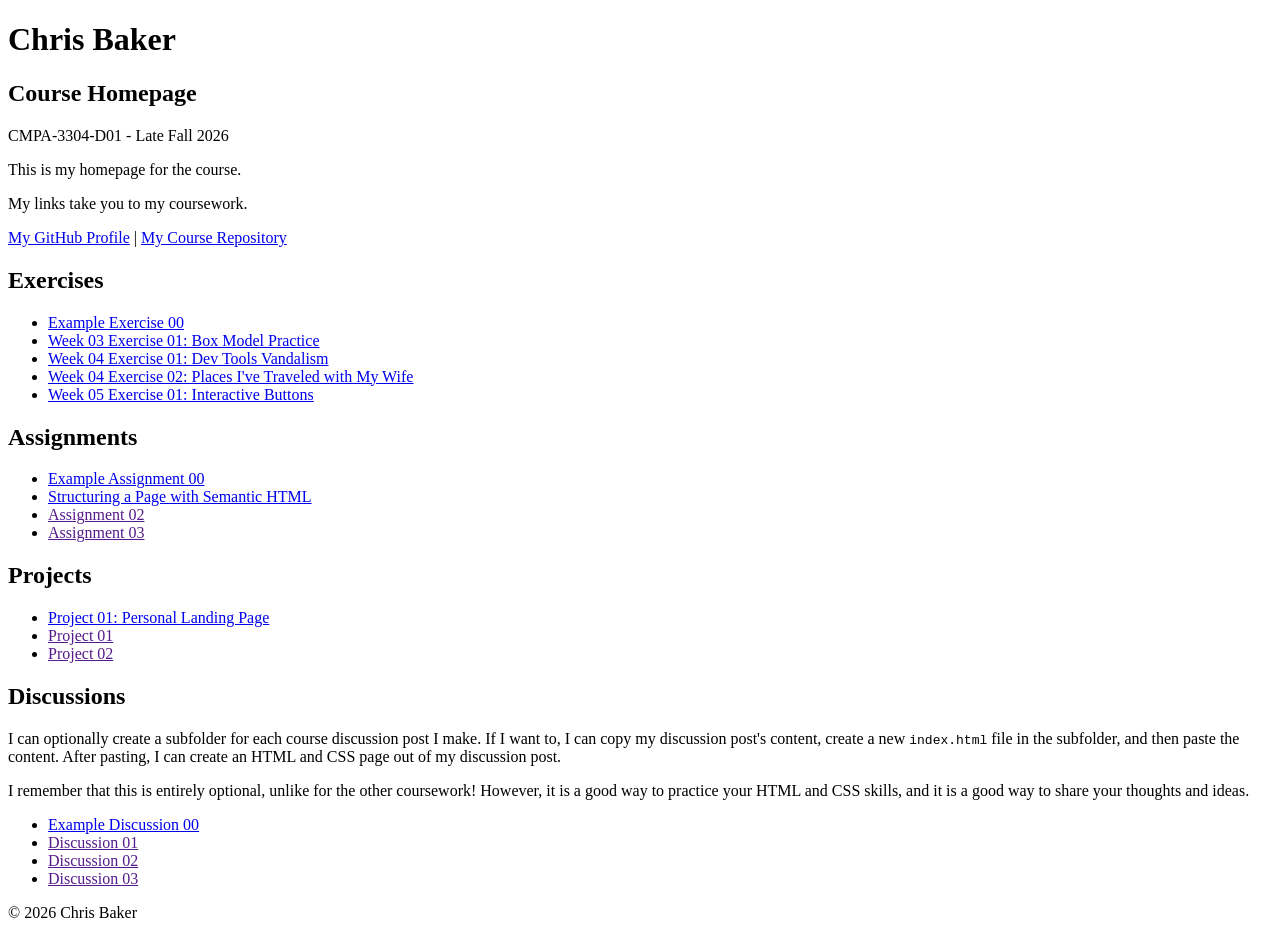
<file: index.html>
<!DOCTYPE html>

<!--

INSTRUCTIONS: HOW TO CHANGE THIS PAGE:

1. Change "Student Name" in the title above to your real name.

2. Change "Your Name" in the big heading below to your real name.

3. Change "your-username" to your real GitHub username in both links.

4. Change "your-repo-name" to the name of this repository.

5. Change "Course Name" to the name of your class.

6. Change "Semester Year" to match when you are taking this class.

7. Add links to your work:
    - Find the words that say "Exercise 01", "Assignment 01", etc.
    - Between the quote marks in href="", put the relative link to your work in the subfolder. You can simply link to the subfolder name. Take a look at the example folders and links to see how to do this.
    - For work not yet started/completed, you can leave the href="" blank until you are ready.
    - Change the words "Exercise 01" to match the name of the exercise. Do the same for assignments and projects. If you add your discussion posts, do the same for them.
    - Do this for each piece of work you finish.

8. You can add more links by copying a whole line like this:
    <li><a href="">New Work Name</a></li>
    Then paste it below the last one in that section.

9. Save your changes and push to GitHub when you are done. Remember you can use GitHub Desktop to help you with this.

Remember: During the course, if you want, you can style your homepage to introduce your own style and aesthetics. To start, keep this page simple and plain. This is just a template to get you started. Embrace the handcrafted approach to web design and development: change things to make them your own.

Remember: You must have a GitHub account, a new GitHub repository for this course, and this file (index.html) in that repository. 

Remember: You must create subfolders for each piece of coursework as the semester progresses.

-->

<html lang="en">
    <head>
        <meta charset="UTF-8" />
        <title>Course Homepage template</title>
        <meta charset="UTF-8" />
        <meta name="viewport" content="width=device-width, initial-scale=1.0" />
        <title>Chris Baker - Course Homepage</title>
    </head>

    <body>
        <header>
            <h1>Chris Baker</h1>
            <h2>Course Homepage</h2>
            <p>CMPA-3304-D01 - Late Fall 2026</p>
            <p>This is my homepage for the course.</p>
            <p>My links take you to my coursework.</p>
            <nav>
                <a href="https://github.com/cbaker8318">My GitHub Profile</a>
                |
                <a href="https://github.com/cbaker8318/course-portfolio">
                    My Course Repository
                </a>
            </nav>
        </header>

        <main>
            <section>
                <h2>Exercises</h2>
                <ul>
                    <li>
                        <a href="example-exercise-00/">Example Exercise 00</a>
                    </li>
                    <li><a href="Week-03-exercise-01/">Week 03 Exercise 01: Box Model Practice</a></li>
                    <li><a href="week-04-exercise-01/">Week 04 Exercise 01: Dev Tools Vandalism</a></li>
                    <li><a href="week-04-exercise-02/">Week 04 Exercise 02: Places I've Traveled with My Wife</a></li>
                    <li><a href="week-05-exercise-01/">Week 05 Exercise 01: Interactive Buttons</a></li>

                </ul>
            </section>

            <section>
                <h2>Assignments</h2>
                <ul>
                    <li>
                        <a href="example-assignment-00/">
                            Example Assignment 00
                        </a>
                    </li>
                    <li><a href="assignment-01/">Structuring a Page with Semantic HTML</a></li>
                    <li><a href="">Assignment 02</a></li>
                    <li><a href="">Assignment 03</a></li>
                </ul>
            </section>

            <section>
                <h2>Projects</h2>
                <ul>
                    <li><a href="project-01/">Project 01: Personal Landing Page</a></li>
                    <li><a href="">Project 01</a></li>
                    <li><a href="">Project 02</a></li>
                </ul>
            </section>

            <section>
                <h2>Discussions</h2>
                <p>
                    I can optionally create a subfolder for each course
                    discussion post I make. If I want to, I can copy my
                    discussion post's content, create a new
                    <code>index.html</code>
                    file in the subfolder, and then paste the content. After
                    pasting, I can create an HTML and CSS page out of my
                    discussion post.
                </p>
                <p>
                    I remember that this is entirely optional, unlike for the
                    other coursework! However, it is a good way to practice your
                    HTML and CSS skills, and it is a good way to share your
                    thoughts and ideas.
                </p>
                <ul>
                    <li>
                        <a href="example-discussion-00/">
                            Example Discussion 00
                        </a>
                    </li>
                    <li><a href="">Discussion 01</a></li>
                    <li><a href="">Discussion 02</a></li>
                    <li><a href="">Discussion 03</a></li>
                </ul>
            </section>
        </main>

        <footer>
            <p>&copy; 2026 Chris Baker</p>
        </footer>
    </body>
</html>
</file>
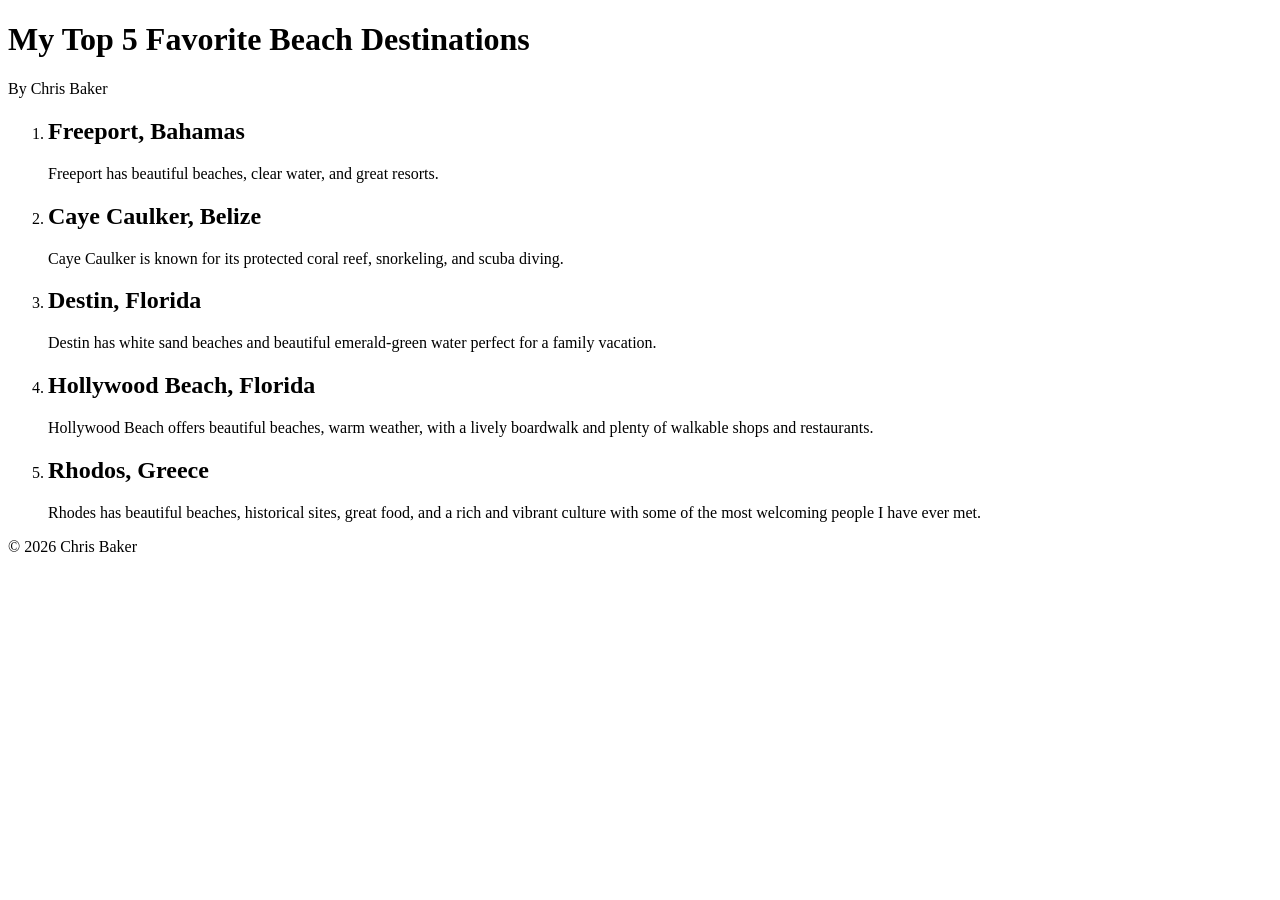
<file: assignment-01/index.html>
<!DOCTYPE html>
<html lang="en">
    <head>
        <meta charset="UTF-8" />
        <meta name="viewport" content="width=device-width, initial-scale=1.0" />
         <title>My Top 5 Beach Destinations</title>
</head>
<body>

    <header>
        <h1>My Top 5 Favorite Beach Destinations</h1>
        <p>By Chris Baker</p>
    </header>

    <main>
        <ol>
            <li>
                <h2>Freeport, Bahamas</h2>
                <p>Freeport has beautiful beaches,
                clear water, and great resorts.</p>
            </li>

            <li>
                <h2>Caye Caulker, Belize</h2>
                <p>Caye Caulker is known for its protected coral
                reef, snorkeling, and scuba diving.</p>
            </li>

            <li>
                <h2>Destin, Florida</h2>
                <p>Destin has white sand beaches
                and beautiful emerald-green water
                perfect for a family vacation.</p>
            </li>

            <li>
                <h2>Hollywood Beach, Florida</h2>
                <p>Hollywood Beach offers beautiful beaches,
                warm weather, with a lively boardwalk and plenty
                of walkable shops and restaurants.</p>
            </li>

            <li>
                <h2>Rhodos, Greece</h2>
                <p>Rhodes has beautiful beaches,
                historical sites, great food, and a rich and vibrant culture
                with some of the most welcoming people I have ever met.</p>
            </li>
        </ol>
    </main>

    <footer>
        <p>&copy; 2026 Chris Baker</p>
    </footer>

</body>
</html>
</file>
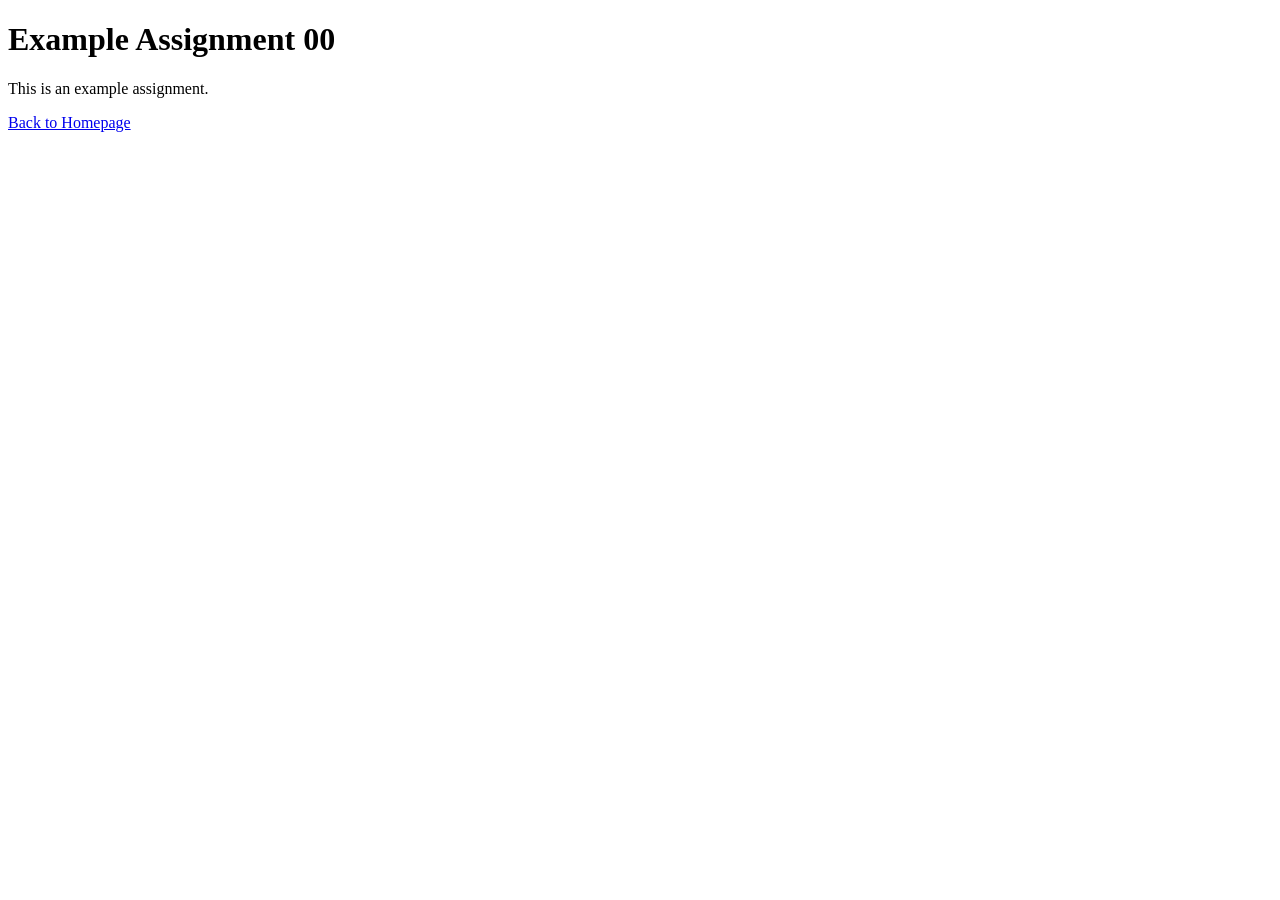
<file: example-assignment-00/index.html>
<!DOCTYPE html>
<html lang="en">
    <head>
        <meta charset="UTF-8" />
        <meta name="viewport" content="width=device-width, initial-scale=1.0" />
        <title>Example Assignment 00</title>
    </head>
    <body>
        <h1>Example Assignment 00</h1>
        <p>This is an example assignment.</p>
        <a href="../index.html">Back to Homepage</a>
    </body>
</html>
</file>
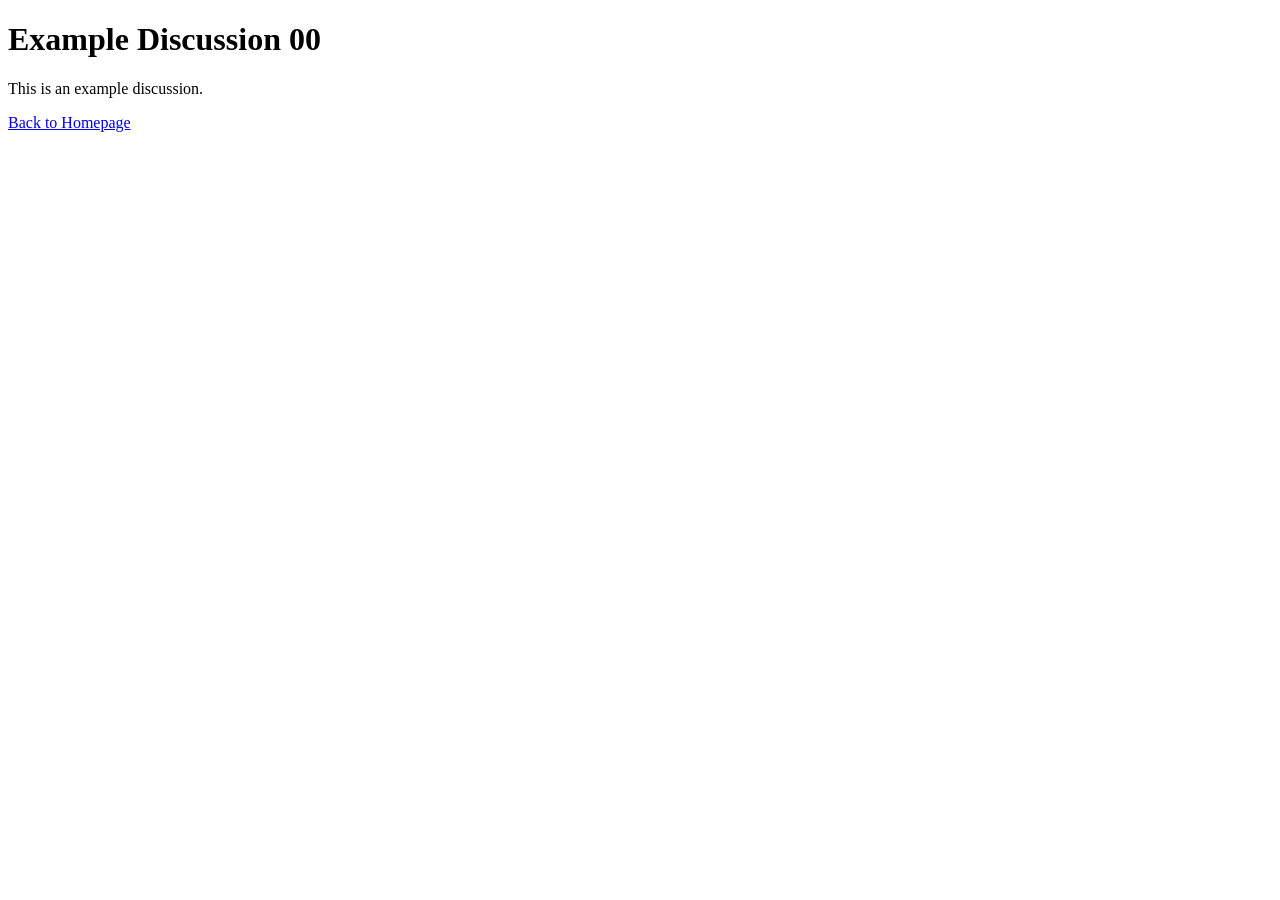
<file: example-discussion-00/index.html>
<!DOCTYPE html>
<html lang="en">
    <head>
        <meta charset="UTF-8" />
        <meta name="viewport" content="width=device-width, initial-scale=1.0" />
        <title>Example Discussion 00</title>
    </head>
    <body>
        <h1>Example Discussion 00</h1>
        <p>This is an example discussion.</p>
        <a href="../index.html">Back to Homepage</a>
    </body>
</html>
</file>
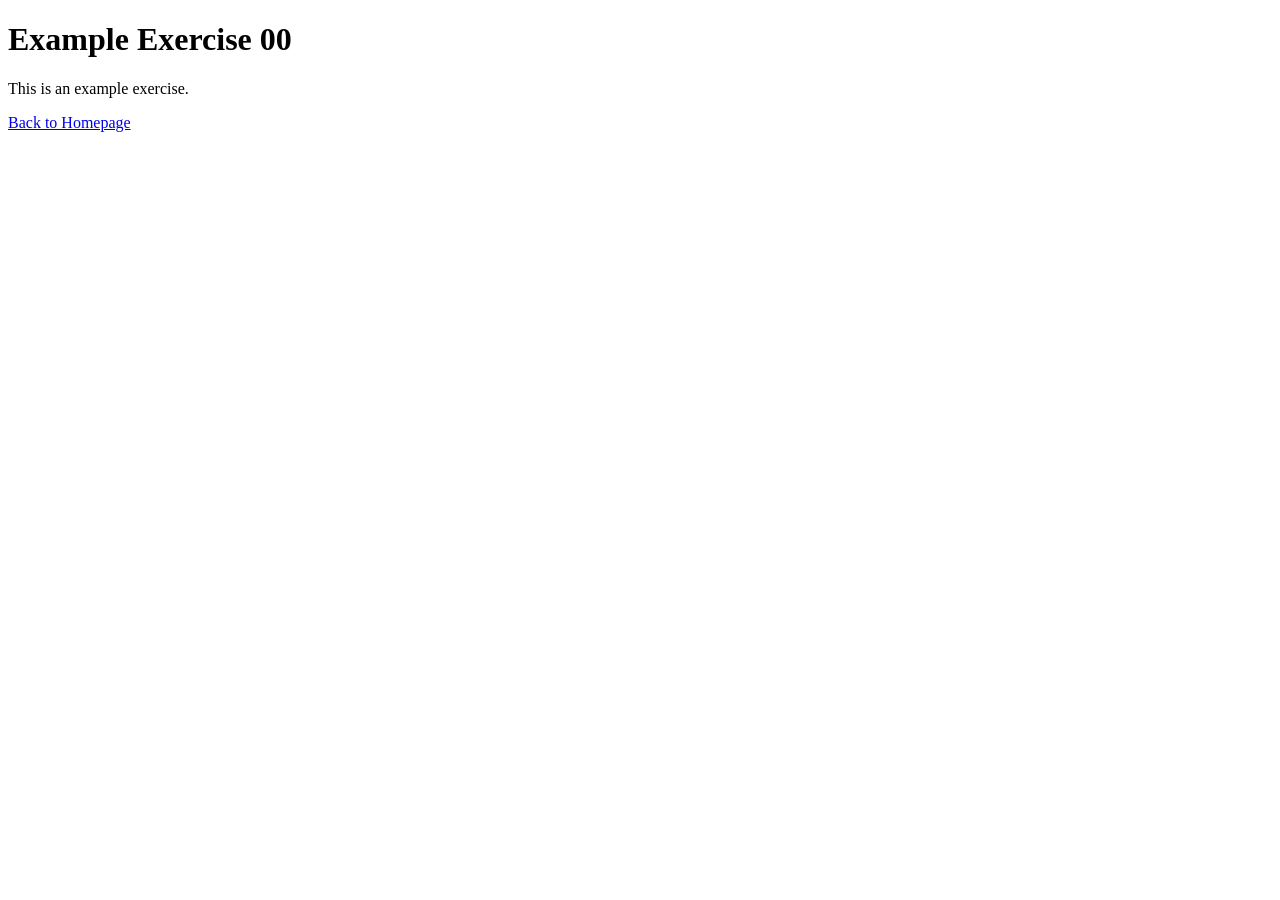
<file: example-exercise-00/index.html>
<!DOCTYPE html>
<html lang="en">
    <head>
        <meta charset="UTF-8" />
        <meta name="viewport" content="width=device-width, initial-scale=1.0" />
        <title>Example Exercise 00</title>
    </head>
    <body>
        <h1>Example Exercise 00</h1>
        <p>This is an example exercise.</p>
        <a href="../index.html">Back to Homepage</a>
    </body>
</html>
</file>
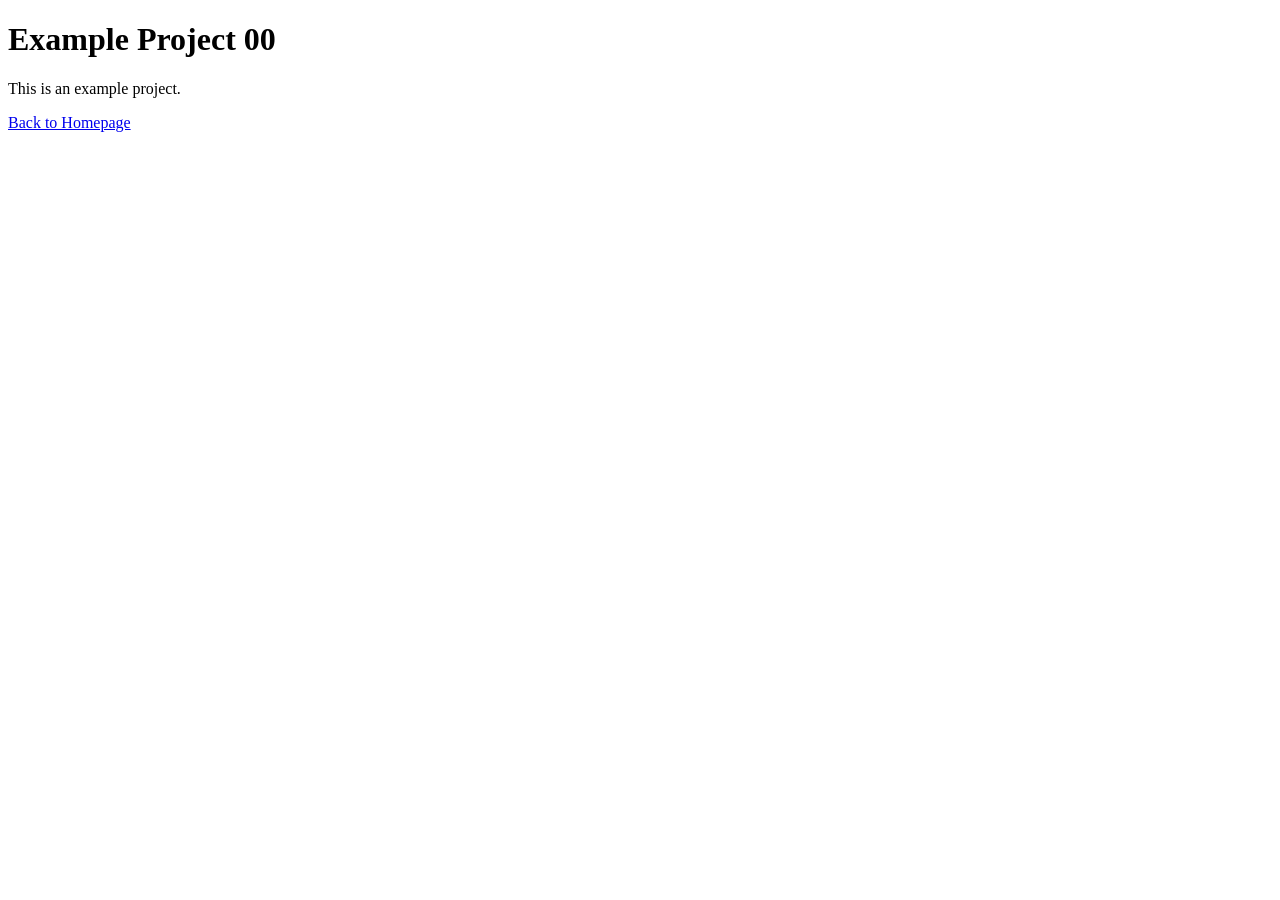
<file: example-project-00/index.html>
<!DOCTYPE html>
<html lang="en">
    <head>
        <meta charset="UTF-8" />
        <meta name="viewport" content="width=device-width, initial-scale=1.0" />
        <title>Example Project 00</title>
    </head>
    <body>
        <h1>Example Project 00</h1>
        <p>This is an example project.</p>
        <a href="../index.html">Back to Homepage</a>
    </body>
</html>
</file>
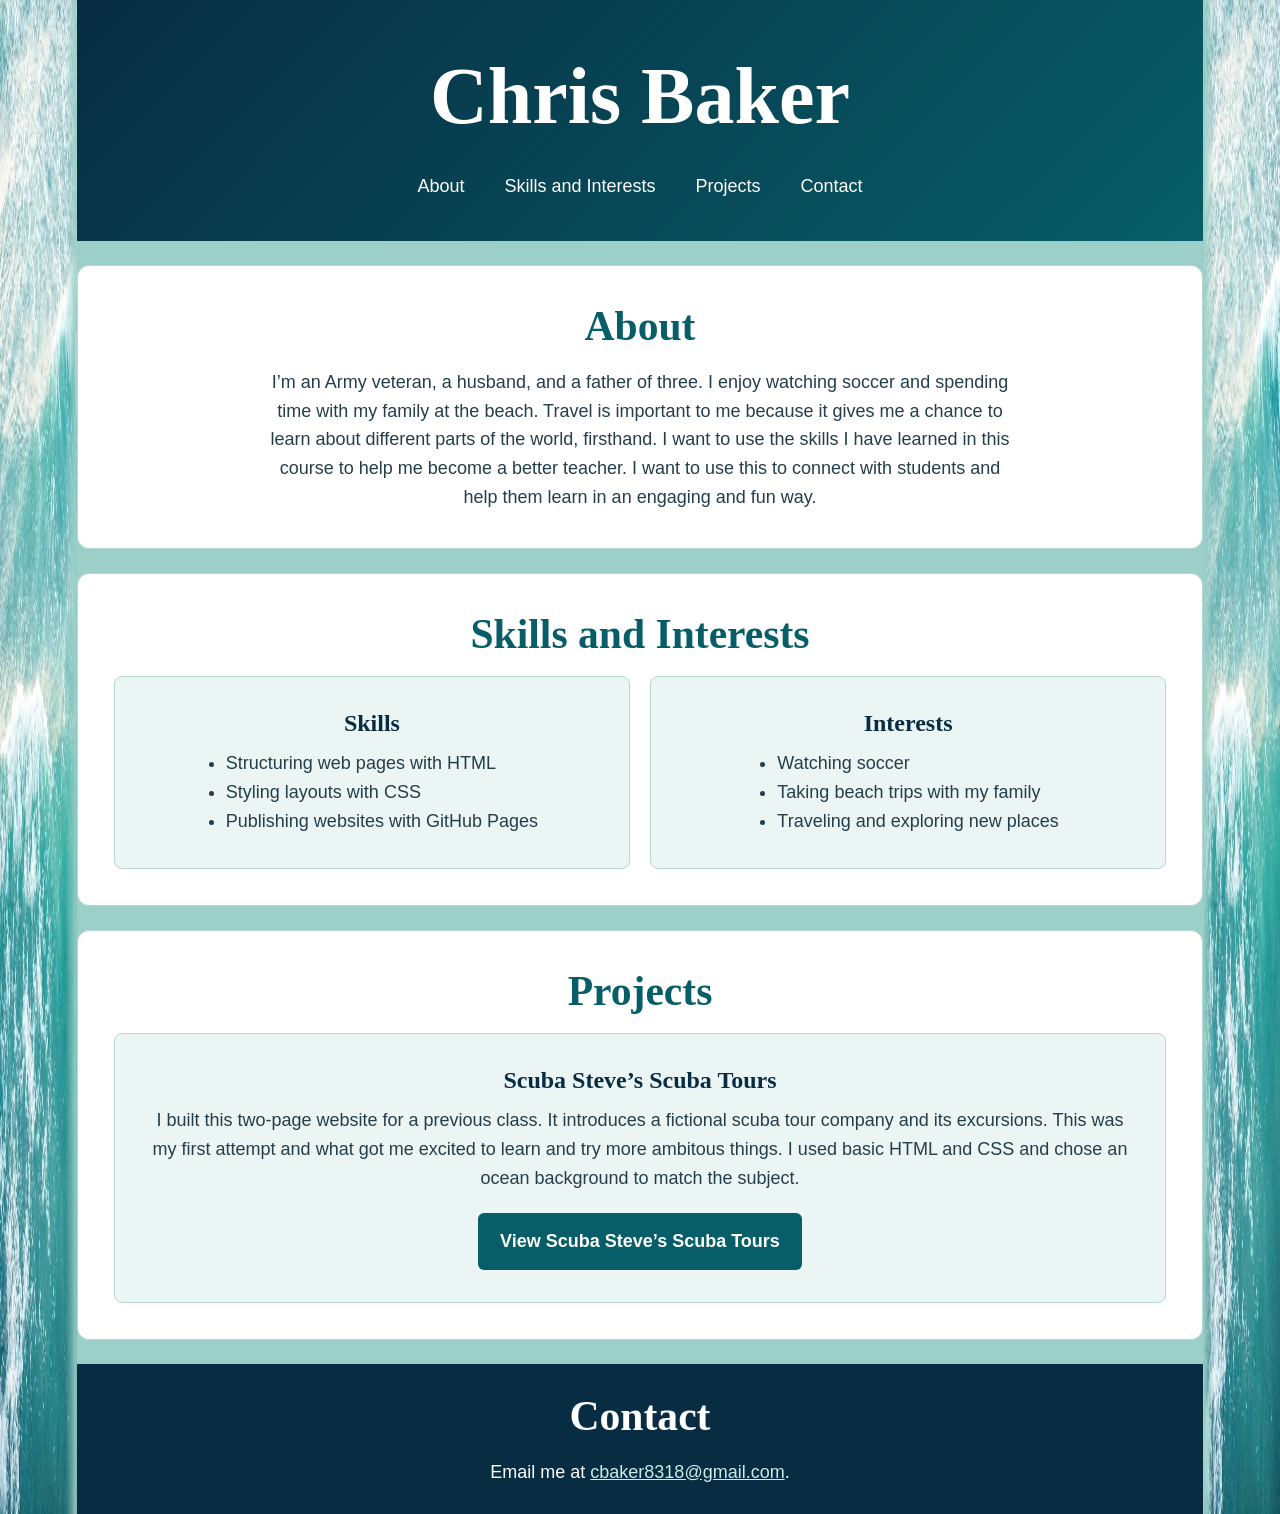
<file: Project-01/index.html>
<!DOCTYPE html>
<html lang="en">
<head>
    <meta charset="UTF-8">
    <meta name="viewport" content="width=device-width, initial-scale=1.0">
    <title>Chris Baker | Personal Landing Page</title>
    <link rel="stylesheet" href="style.css">
</head>
<body>
    <header class="site-header">
        <h1>Chris Baker</h1>

        <nav aria-label="Main navigation">
            <ul class="nav-list">
                <li><a href="#about">About</a></li>
                <li><a href="#skills-interests">Skills and Interests</a></li>
                <li><a href="#projects">Projects</a></li>
                <li><a href="#contact">Contact</a></li>
            </ul>
        </nav>
    </header>

    <main>
        <section id="about">
            <h2>About</h2>
            <p>
                I’m an Army veteran, a husband, and a father of three.
                I enjoy watching soccer and spending time with my family
                at the beach. Travel is important to me because it gives
                me a chance to learn about different parts of the world,
                firsthand. I want to use the skills I have learned in this course
                to help me become a better teacher.  I want to use this to connect with 
                students and help them learn in an engaging and fun way.

            </p>
        </section>

        <section id="skills-interests">
            <h2>Skills and Interests</h2>

            <div class="skills-interests-layout">
                <div class="interest-card">
                    <h3>Skills</h3>
                    <ul>
                        <li>Structuring web pages with HTML</li>
                        <li>Styling layouts with CSS</li>
                        <li>Publishing websites with GitHub Pages</li>
                    </ul>
                </div>

                <div class="interest-card">
                    <h3>Interests</h3>
                    <ul>
                        <li>Watching soccer</li>
                        <li>Taking beach trips with my family</li>
                        <li>Traveling and exploring new places</li>
                    </ul>
                </div>
            </div>
        </section>

        <section id="projects">
            <h2>Projects</h2>

            <article class="project-card">
                <h3>Scuba Steve’s Scuba Tours</h3>
                <p>
                    I built this two-page website for a previous class.
                    It introduces a fictional scuba tour company and its
                    excursions. This was my first attempt and what got me
                    excited to learn and try more ambitous things. I used 
                    basic HTML and CSS and chose an ocean
                    background to match the subject. 
                </p>
                <a class="project-link"
                   href="https://cbaker8318.github.io/Scuba-Steves-Scuba-Tours/">
                    View Scuba Steve’s Scuba Tours
                </a>
            </article>
        </section>
    </main>

    <footer id="contact" class="site-footer">
        <h2>Contact</h2>
        <p>
            Email me at
            <a href="mailto:cbaker8318@gmail.com">cbaker8318@gmail.com</a>.
        </p>
    </footer>
    <script>
    const scubaLink = document.querySelector(".project-link");
    const oceanColors = ["#00d9e8", "#0077ff", "#00bfa5", "#7fffd4", "#b3ecff"];
    const reducedMotion = window.matchMedia("(prefers-reduced-motion: reduce)");
    const sparkCount = 40;
    let burstPlaying = false;

    scubaLink.addEventListener("click", (event) => {
        if (event.ctrlKey || event.metaKey || event.shiftKey ||
            event.altKey || reducedMotion.matches) {
            return;
        }

        event.preventDefault();

        if (burstPlaying) {
            return;
        }

        burstPlaying = true;

        for (let index = 0; index < sparkCount; index++) {
            const spark = document.createElement("span");
            const angle = (index / sparkCount) * Math.PI * 2;
            const distance = 90 + Math.random() * 120;
            const size = 12 + Math.random() * 12;

            spark.className = "ocean-spark";
            spark.setAttribute("aria-hidden", "true");
            spark.style.setProperty("--spark-x", `${Math.cos(angle) * distance}px`);
            spark.style.setProperty("--spark-y", `${Math.sin(angle) * distance}px`);
            spark.style.setProperty("--spark-size", `${size}px`);
            spark.style.setProperty("--spark-color", oceanColors[index % oceanColors.length]);

            spark.addEventListener("animationend", () => spark.remove(), { once: true });
            scubaLink.append(spark);
        }

        window.setTimeout(() => {
            burstPlaying = false;
            window.location.assign(scubaLink.href);
        }, 1200);
    });
</script>
</body>
</html>
</file>
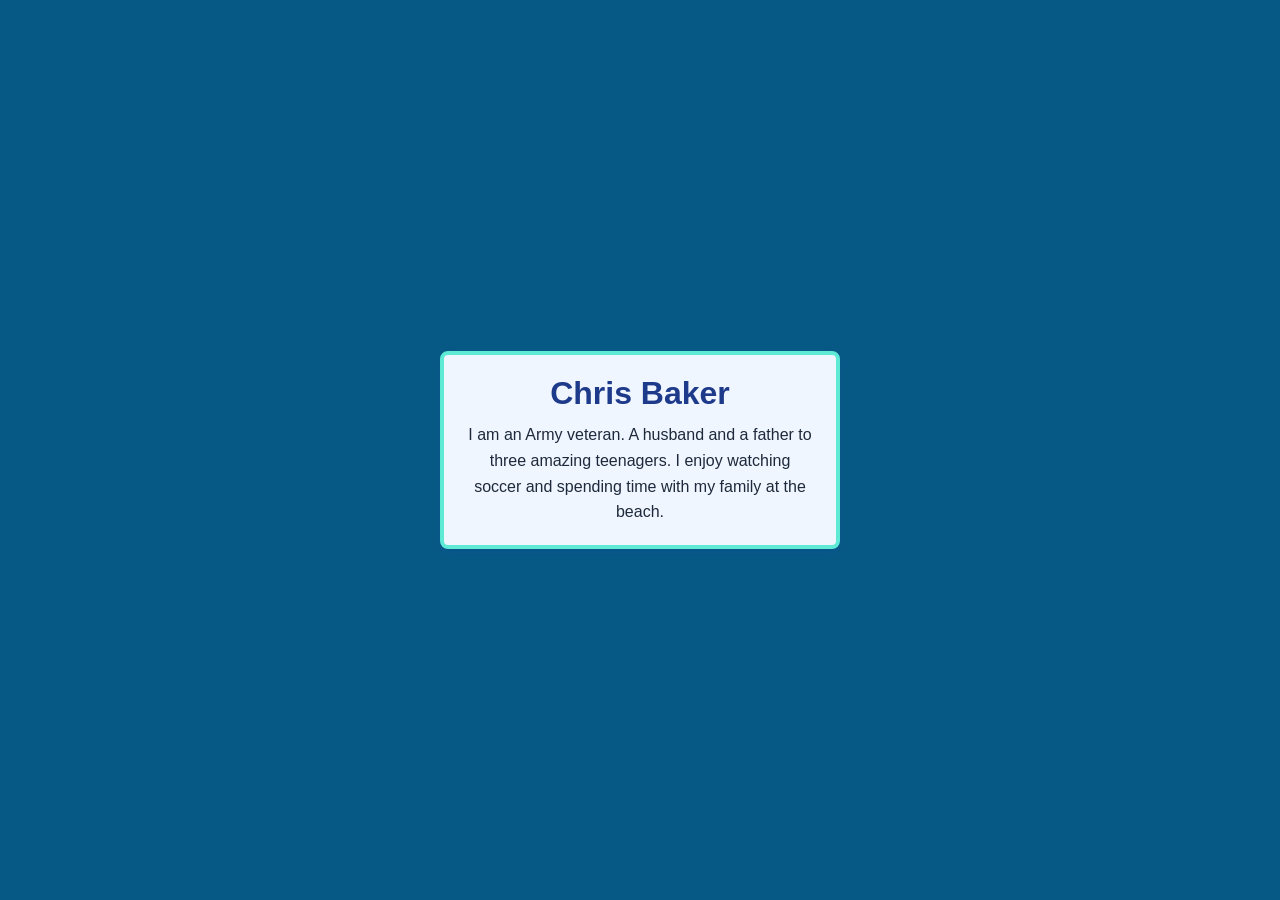
<file: Week-03-exercise-01/index.html>
<!DOCTYPE html>
<html lang="en">
<head>
    <meta charset="UTF-8">
    <meta name="viewport" content="width=device-width, initial-scale=1.0">
    <title>Chris Baker</title>
    <link rel="stylesheet" href="style.css">
</head>
<body>
    <div class="card">
        <h1>Chris Baker</h1>
        <p>I am an Army veteran. A husband and a father to three amazing teenagers.
            I enjoy watching soccer and spending time with my family at the beach. </p>
    </div>
</body>
</html>
</file>
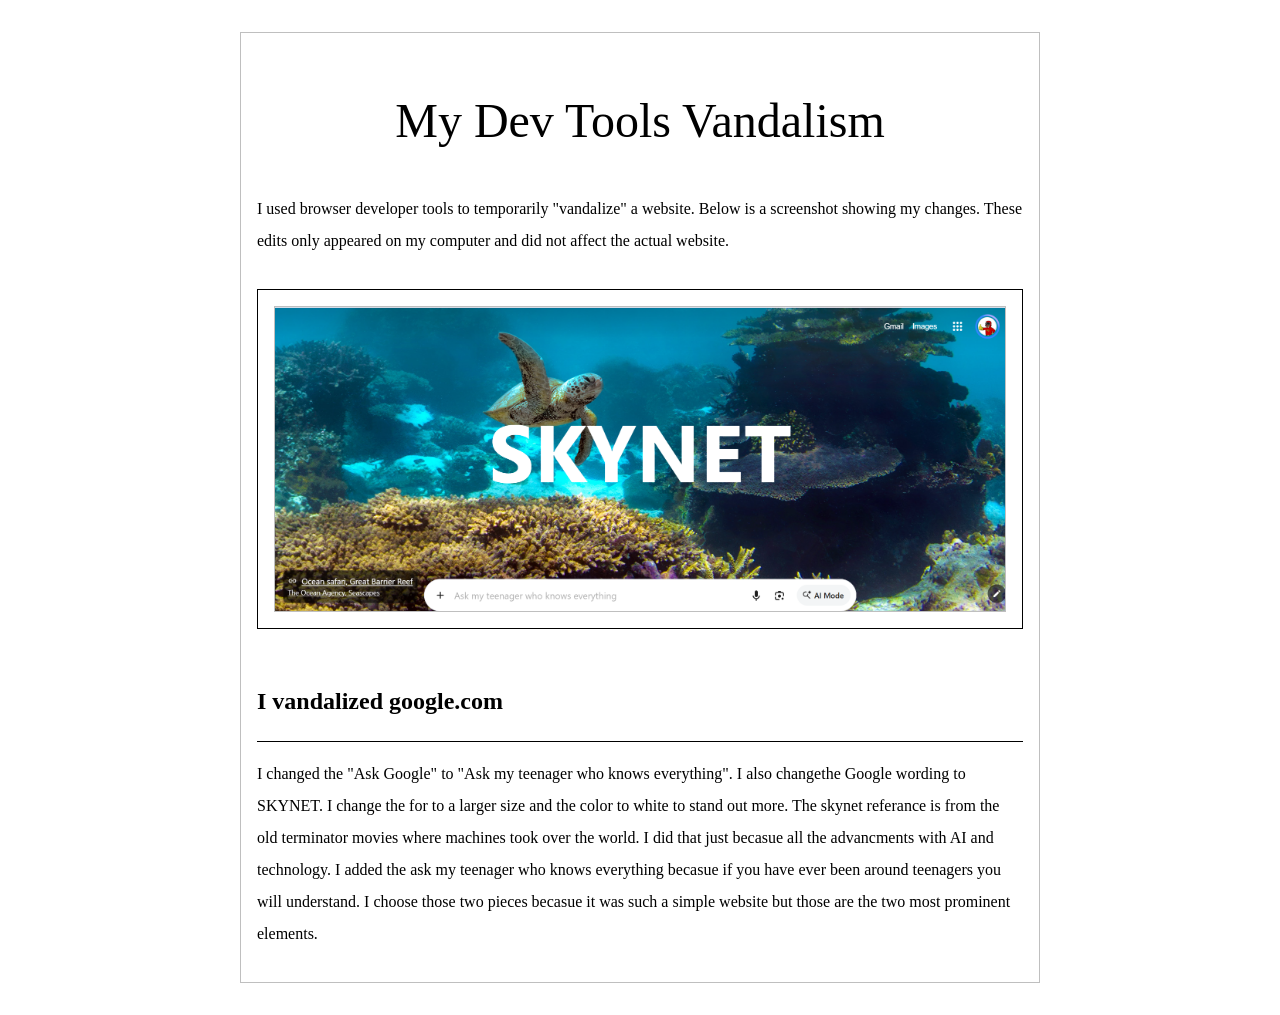
<file: week-04-exercise-01/index.html>
<!DOCTYPE html>
<html lang="en">

<head>
    <meta charset="UTF-8" />
    <meta name="viewport" content="width=device-width, initial-scale=1.0" />
    <title>Week 04 Exercise 01 - My Dev Tools Vandalism</title>
    <link rel="stylesheet" href="./style.css" />
</head>

<body>
    <main>
        <h1>My Dev Tools Vandalism</h1>
        <p>
            I used browser developer tools to temporarily "vandalize" a
            website. Below is a screenshot showing my changes. These edits
            only appeared on my computer and did not affect the actual
            website.
        </p>
        <div class="screenshot-container">
            <!-- 
                IMPORTANT: Update the src attribute below to match your screenshot filename.
                Example: If your screenshot is named "apple-dot-com-but-with-papyrus-font.png", change the line to:
                src="./apple-dot-com-but-with-papyrus-font.png"
            -->
            <img src="./skynet takes over google.png" alt="Screenshot of the webpage I vandalized" />
        </div>
        <h2>I vandalized google.com</h2>
        <p>
            I changed the "Ask Google" to "Ask my teenager who knows everything". 
            I also changethe Google wording to SKYNET.
            I change the for to a larger size and the color to white to stand out more. 
            The skynet referance is from the old terminator movies where machines took over the world.  I did that just becasue all the 
            advancments with AI and technology.  I added the ask my teenager who knows everything becasue if you have ever been around teenagers 
            you will understand.  I choose those two pieces becasue it was such a simple website but those are the two most prominent elements.
            
        </ul>
        </p>
    </main>
</body>

</html>
</file>
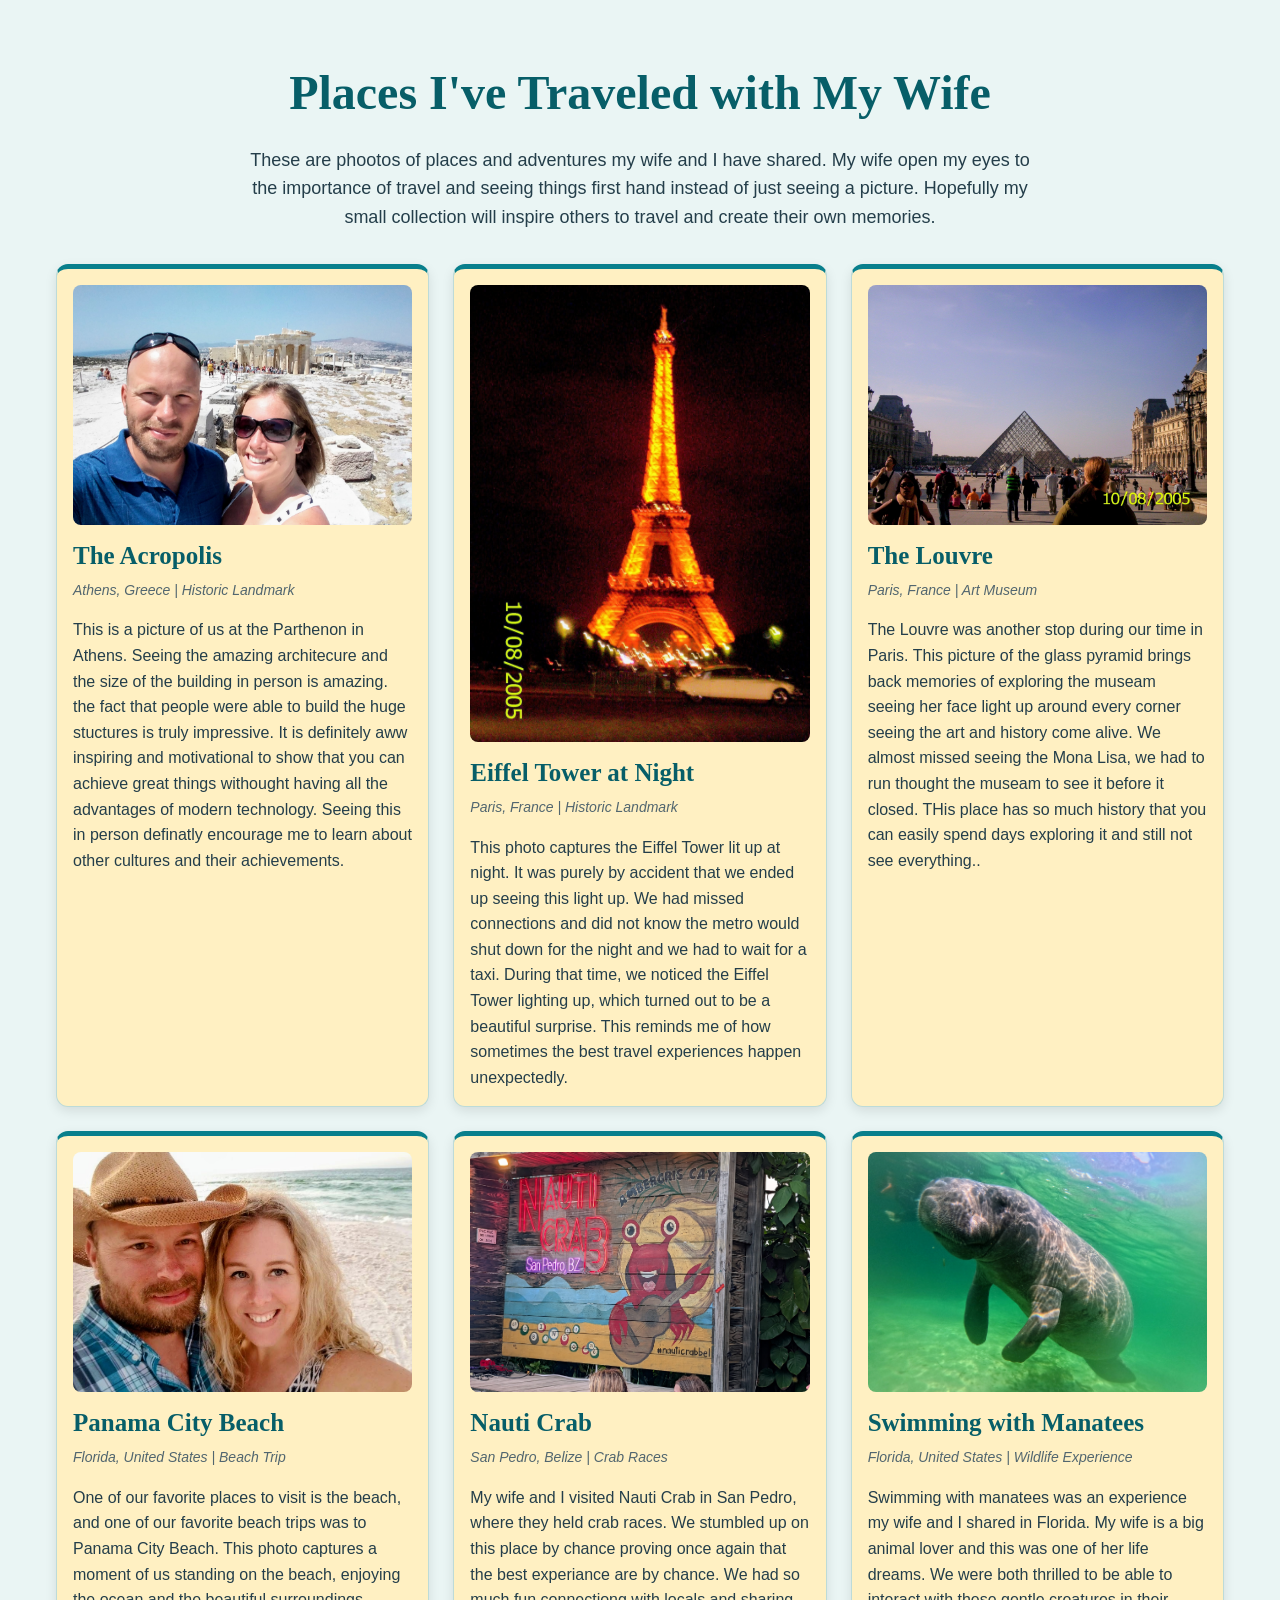
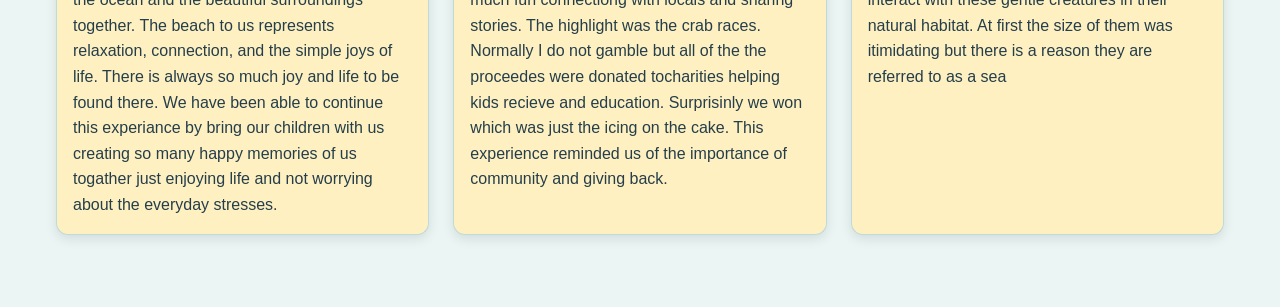
<file: week-04-exercise-02/index.html>
<!DOCTYPE html>
<html lang="en">

<head>
    <meta charset="UTF-8" />
    <meta name="viewport" content="width=device-width, initial-scale=1.0" />
    <title>Places I've Traveled with My Wife</title>
    <link rel="stylesheet" href="./style.css" />
</head>

<body>
    <main>
        <h1>Places I've Traveled with My Wife</h1>

        <p>
            These are phootos of places and adventures my wife and I have shared.  My wife 
            open my eyes to the importance of travel and seeing things first hand instead of just seeing a picture. 
            Hopefully my small collection will inspire others to travel and create their own memories.
        </p>

        <div class="collection-grid">

            <!-- Card 1: Athens -->
            <div class="collection-card">
                <img src="./athens.jpg"
                     alt="My wife and me at the Parthenon in Athens" />
                <h2>The Acropolis</h2>
                <p class="details">Athens, Greece | Historic Landmark</p>
                <p class="description">
                    This is a picture of us at the Parthenon in Athens.  Seeing the amazing architecure and the size of the building in person is amazing.
                    the fact that people were able to build the huge stuctures is truly impressive. It is definitely aww inspiring and motivational to show that you can achieve 
                    great things withought having all the advantages of modern technology.  Seeing this in person definatly encourage me to learn about other cultures and their achievements.
                </p>
            </div>

            <!-- Card 2: Eiffel Tower -->
            <div class="collection-card">
                <img src="./eiffel-tower.jpg"
                     alt="The Eiffel Tower illuminated at night in Paris" />
                <h2>Eiffel Tower at Night</h2>
                <p class="details">Paris, France | Historic Landmark</p>
                <p class="description">
                    This photo captures the Eiffel Tower lit up at night.  It was purely by accident that we ended up seeing this light up.  We had missed connections and did not know the 
                    metro would shut down for the night and we had to wait for a taxi.  During that time, we noticed the Eiffel Tower lighting up, which turned out to be a beautiful surprise.
                    This reminds me of how sometimes the best travel experiences happen unexpectedly.
                    
                </p>
            </div>

            <!-- Card 3: Louvre -->
            <div class="collection-card">
                <img src="./louvre.jpg"
                     alt="The glass pyramid at the Louvre in Paris" />
                <h2>The Louvre</h2>
                <p class="details">Paris, France | Art Museum</p>
                <p class="description">
                    The Louvre was another stop during our time in Paris.
                    This picture of the glass pyramid brings back memories
                    of exploring the museam seeing her face light up around every corner seeing the art and history come alive.  We almost missed seeing the Mona Lisa, we had to run thought the museam to see it before it closed.
                    THis place has so much history that you can easily spend days exploring it and still not see everything..
                </p>
            </div>

            <!-- Card 4: Panama City Beach -->
            <div class="collection-card">
                <img src="./panama-city-beach.jpg"
                     alt="My wife and I standing on the beach in Panama City Beach, Florida" />
                <h2>Panama City Beach</h2>
                <p class="details">Florida, United States | Beach Trip</p>
                <p class="description">
                    One of our favorite places to visit is the beach, and one of our favorite beach trips was to Panama City Beach. This photo captures a moment of us standing on the beach, 
                    enjoying the ocean and the beautiful surroundings together. The beach to us represents relaxation, connection, and the simple joys of life. There is always so much joy and life
                    to be found there. We have been able to continue this experiance by bring our children with us creating so many happy memories of us togather just enjoying life and not worrying about the 
                    everyday stresses.
                </p>
            </div>

            <!-- Card 5: Nauti Crab -->
            <div class="collection-card">
                <img src="./nauti-crab.jpg"
                     alt="The Nauti Crab in San Pedro, Belize" />
                <h2>Nauti Crab</h2>
                <p class="details">San Pedro, Belize | Crab Races</p>
                <p class="description">
                    My wife and I visited Nauti Crab in San Pedro, where they held crab races. We stumbled up on this place by chance proving once again that the best experiance are by chance.
                    We had so much fun connectiong with locals and sharing stories.  The highlight was the crab races.  Normally I do not gamble but all of the the proceedes were donated tocharities 
                    helping kids recieve and education.  Surprisinly we won which was just the icing on the cake.  This experience reminded us of the importance of community and giving back.
                </p>
            </div>

            <!-- Card 6: Manatees -->
            <div class="collection-card">
                <img src="./manatees-florida.jpg"
                     alt="Swimming with manatees in Florida" />
                <h2>Swimming with Manatees</h2>
                <p class="details">Florida, United States | Wildlife Experience</p>
                <p class="description">
                    Swimming with manatees was an experience my wife and I shared in Florida. My wife is a big animal lover and this was one of her life dreams. 
                    We were both thrilled to be able to interact with these gentle creatures in their natural habitat. At first the size of them was itimidating but there is a reason they are referred to as a 
                    sea
                </p>
            </div>

        </div>
    </main>
</body>

</html>
</file>
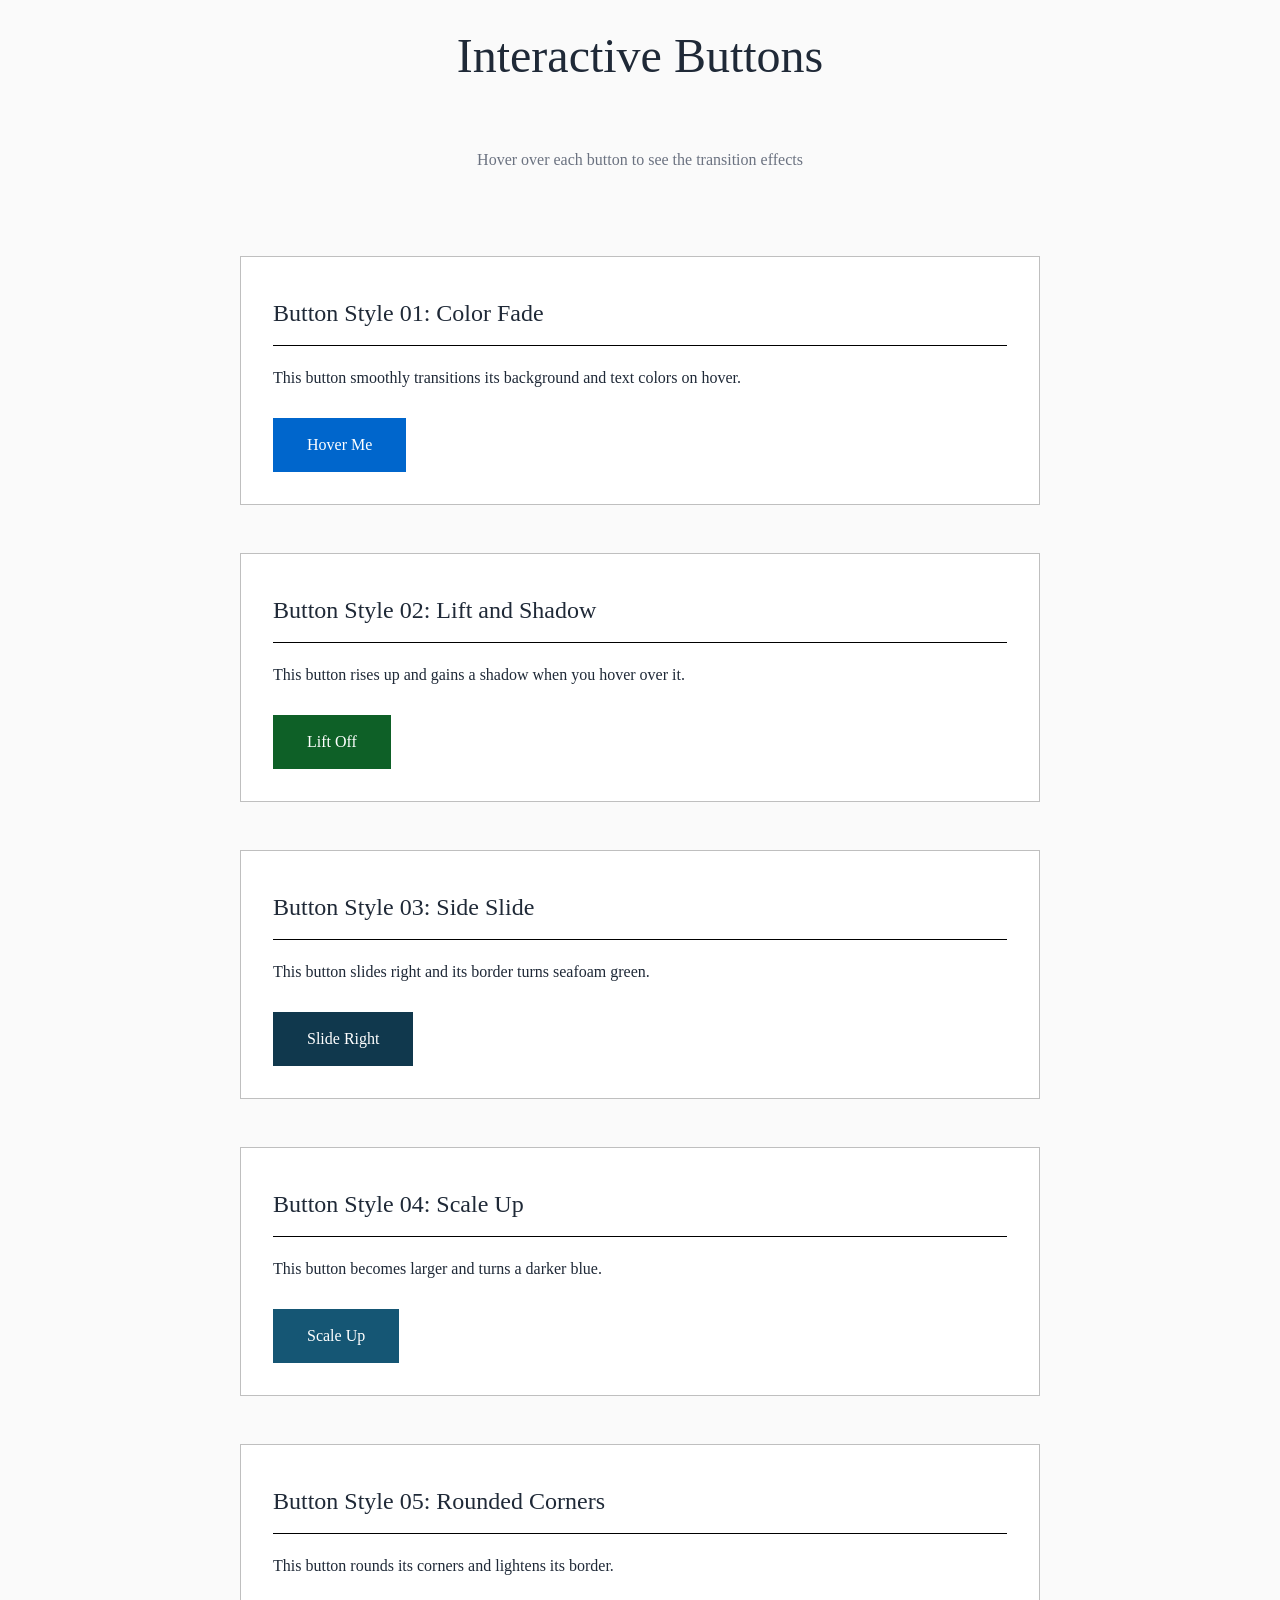
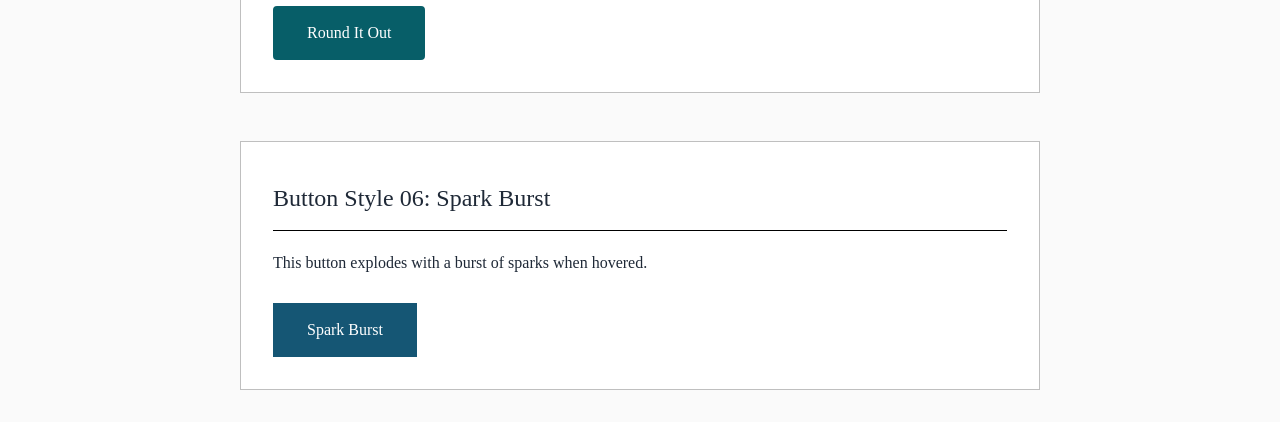
<file: week-05-exercise-01/index.html>
<!DOCTYPE html>
<html lang="en">

<head>
    <meta charset="UTF-8">
    <meta name="viewport" content="width=device-width, initial-scale=1.0">
    <title>Exercises Week 05 Exercise 01: Interactive Buttons</title>
    <link rel="stylesheet" href="./style.css">
</head>

<body>
    <div class="container">
        <h1>Interactive Buttons</h1>
        <p class="subtitle">Hover over each button to see the transition effects</p>

        <section class="button-section">
            <h2>Button Style 01: Color Fade</h2>
            <p>This button smoothly transitions its background and text colors on hover.</p>
            <button class="button-01">Hover Me</button>
        </section>


        <section class="button-section">
            <h2>Button Style 02: Lift and Shadow</h2>
            <p>This button rises up and gains a shadow when you hover over it.</p>
            <button class="button-02">Lift Off</button>
        </section>

        <section class="button-section">
            <h2>Button Style 03: Side Slide</h2>
            <p>This button slides right and its border turns seafoam green.</p>
            <button type="button" class="button-03">Slide Right</button>
        </section>

        <section class="button-section">
            <h2>Button Style 04: Scale Up</h2>
            <p>This button becomes larger and turns a darker blue.</p>
            <button type="button" class="button-04">Scale Up</button>
        </section>

        <section class="button-section">
            <h2>Button Style 05: Rounded Corners</h2>
            <p>This button rounds its corners and lightens its border.</p>
            <button type="button" class="button-05">Round It Out</button>
        </section>

        <section class="button-section">
            <h2>Button Style 06: Spark Burst</h2>
            <p>This button explodes with a burst of sparks when hovered.</p>
            <button type="button" class="button-06">Spark Burst</button>
        </section>
    </div>
</body>

</html>
</file>
<file: Project-01/style.css>
:root {
    --navy: #082c42;
    --teal: #075e68;
    --seafoam: #c8ede7;
    --page-background: #eaf5f4;
    --wave-edge: #9bcfc7;
    --white: #ffffff;
    --text: #243e4a;
    --border: #b5d8d4;
}

* {
    box-sizing: border-box;
}

body {
    --wave-width: max(clamp(12px, 6vw, 110px), calc((100% - 1320px) / 2));

    display: flex;
    flex-direction: column;
    min-height: 100vh;
    margin: 0;
    background-color: var(--wave-edge);
    background-image:
        linear-gradient(to right, transparent 85%, var(--wave-edge)),
        linear-gradient(to left, transparent 85%, var(--wave-edge)),
        url("ocean wave.jpg"),
        url("ocean wave.jpg");
    background-position: left top, right top, left top, right top;
    background-size: var(--wave-width) 100%;
    background-repeat: no-repeat;
    color: var(--text);
    font-family: Verdana, Arial, sans-serif;
    font-size: 1.125rem;
    line-height: 1.6;
}

h1,
h2,
h3 {
    font-family: Georgia, "Times New Roman", serif;
    line-height: 1.2;
}

h1 {
    margin: 0 0 20px;
    font-size: clamp(3rem, 7vw, 5rem);
}

h2 {
    margin: 0 0 16px;
    color: var(--teal);
    font-size: clamp(2rem, 4vw, 2.6rem);
}

h3 {
    margin: 0 0 12px;
    color: var(--navy);
    font-size: 1.5rem;
}

p {
    margin: 0 0 12px;
}

.site-header,
main,
.site-footer {
    width: calc(100% - var(--wave-width) - var(--wave-width));
    margin-inline: auto;
}

.site-header {
    padding: 48px 16px 32px;
    background: linear-gradient(135deg, var(--navy), var(--teal));
    color: var(--white);
    text-align: center;
}

.nav-list {
    display: flex;
    justify-content: center;
    flex-wrap: wrap;
    gap: 8px 16px;
    margin: 0;
    padding: 0;
    list-style: none;
}

.nav-list a {
    display: block;
    padding: 8px 12px;
    border-radius: 6px;
    color: var(--white);
    text-decoration: none;
    transition: background-color 0.2s ease, color 0.2s ease;
}

.nav-list a:hover,
.nav-list a:focus-visible {
    background-color: var(--seafoam);
    color: var(--navy);
}

main {
    display: flex;
    flex: 1;
    flex-direction: column;
    gap: 24px;
    padding: 24px 0;
    background-color: var(--wave-edge);
}

main section {
    padding: clamp(20px, 3vw, 36px);
    border: 1px solid var(--border);
    border-radius: 12px;
    background-color: var(--white);
    text-align: center;
}

#about p {
    max-width: 75ch;
    margin: 0 auto;
}

.skills-interests-layout {
    display: flex;
    gap: 20px;
}

.interest-card,
.project-card {
    padding: clamp(20px, 2.5vw, 32px);
    border: 1px solid var(--border);
    border-radius: 8px;
    background-color: var(--page-background);
}

.interest-card {
    flex: 1;
    min-width: 0;
}

.interest-card ul {
    display: inline-block;
    margin: 0;
    padding-left: 20px;
    text-align: left;
}

.project-card {
    transition: background-color 0.2s ease;
}

.project-card:hover,
.project-card:focus-within {
    background-color: var(--seafoam);
}

.project-link {
    position: relative;
    display: inline-block;
    margin-top: 8px;
    padding: 14px 22px;
    border-radius: 6px;
    background-color: var(--teal);
    color: var(--white);
    font-weight: bold;
    text-decoration: none;
    transition: background-color 0.2s ease;
}

.project-link:hover,
.project-link:focus-visible {
    background-color: var(--navy);
}

.ocean-spark {
    position: absolute;
    top: 50%;
    left: 50%;
    z-index: 2;
    width: var(--spark-size);
    height: var(--spark-size);
    border-radius: 50%;
    background-color: var(--spark-color);
    box-shadow: 0 0 12px var(--spark-color);
    pointer-events: none;
    animation: ocean-burst 1100ms ease-out forwards;
}

@keyframes ocean-burst {
    from {
        opacity: 1;
        transform: translate(-50%, -50%) scale(0.5);
    }

    30% {
        opacity: 1;
    }

    to {
        opacity: 0;
        transform: translate(
            calc(-50% + var(--spark-x)),
            calc(-50% + var(--spark-y))
        ) scale(1.4);
    }
}

.site-footer {
    padding: 28px 16px;
    background-color: var(--navy);
    color: var(--white);
    text-align: center;
}

.site-footer h2 {
    color: var(--white);
}

.site-footer p {
    margin: 0;
}

.site-footer a {
    color: var(--seafoam);
    overflow-wrap: anywhere;
    transition: color 0.2s ease;
}

.site-footer a:hover,
.site-footer a:focus-visible {
    color: var(--white);
}

@media (max-width: 600px) {
    body {
        --wave-width: 12px;
    }

    .site-header {
        padding: 32px 12px 24px;
    }

    .nav-list {
        gap: 4px 8px;
    }

    main {
        gap: 16px;
        padding-block: 16px;
    }

    main section {
        padding: 16px;
    }

    .skills-interests-layout {
        flex-direction: column;
    }
}
</file>
<file: Week-03-exercise-01/style.css>
* {
    box-sizing: border-box;
}

body {
    font-family: Arial, sans-serif;
    background-color: #075985;
    margin: 0;
    padding: 16px;
    display: flex;
    justify-content: center;
    align-items: center;
    min-height: 100vh;
}

.card {
    background-color: #eff6ff;
    padding: 20px;
    border: 4px solid #5eead4;
    border-radius: 8px;
    box-shadow: 0 4px 8px rgba(30, 64, 175, 0.15);
    max-width: 400px;
    margin: 0 auto;
    text-align: center;
}

.card h1 {
    color: #1e3a8a;
    font-size: 2rem;
    margin: 0 0 10px;
}

.card p {
    color: #1e293b;
    line-height: 1.6;
    margin: 0;
}
</file>
<file: week-04-exercise-01/style.css>
* {
    box-sizing: border-box;
}

html,
body {
    min-height: 100vh;
    margin: 0;
}

body {
    font-family: "Times New Roman", serif;
    line-height: 2;
    display: flex;
    justify-content: center;
    align-items: flex-start;
    padding: 32px 0;
}

main {
    max-width: 800px;
    width: 90%;
    padding: 16px;
    border: 1px solid rgba(0, 0, 0, 0.25);
}

h1 {
    font-weight: normal;
    font-size: 48px;
    line-height: 1em;
    margin-top: 48px;
    margin-bottom: 48px;
    text-align: center;
}

h2 {
    font-size: 24px;
    margin-top: 48px;
    margin-bottom: 16px;
    border-bottom: 1px solid rgba(0, 0, 0, 1);
    padding-bottom: 16px;
}

p {
    margin-bottom: 16px;
}

.screenshot-container {
    margin: 32px 0;
    padding: 16px;
    border: 1px solid rgba(0, 0, 0, 1);
    text-align: center;
}

.screenshot-container img {
    max-width: 100%;
    height: auto;
    display: block;
    margin: 0 auto;
    border: 1px solid rgba(0, 0, 0, 0.25);
}
</file>
<file: week-04-exercise-02/style.css>
* {
    box-sizing: border-box;
}

html,
body {
    min-height: 100vh;
    margin: 0;
}

body {
    font-family: Arial, sans-serif;
    line-height: 1.6;
    background-color: #eaf5f4;
    color: #243e4a;
    padding: 24px 0;
}

main {
    max-width: 1200px;
    width: 94%;
    margin: 0 auto;
    padding: 16px;
}

h1 {
    font-family: Georgia, serif;
    font-size: clamp(32px, 5vw, 48px);
    line-height: 1.2;
    color: #075e68;
    margin: 24px 0;
    text-align: center;
}

main > p {
    max-width: 800px;
    margin: 0 auto 32px;
    text-align: center;
    font-size: 18px;
}

/* Flexbox allows cards to wrap onto new rows. */
.collection-grid {
    display: flex;
    flex-wrap: wrap;
    gap: 24px;
    margin: 32px 0;
}

/* One column on narrow mobile screens. */
.collection-card {
    flex: 1 1 100%;
    min-width: 0;
    background-color: #fff0c2;
    border: 1px solid #bddbd8;
    border-top: 5px solid #087f8c;
    border-radius: 12px;
    padding: 16px;
    box-shadow: 0 4px 12px rgb(0 0 0 / 10%);
}

.collection-card img {
    width: 100%;
    height: 240px;
    object-fit: cover;
    display: block;
    border-radius: 8px;
    margin-bottom: 16px;
}

.collection-card h2 {
    font-family: Georgia, serif;
    font-size: 25px;
    color: #075e68;
    margin: 0 0 8px;
    line-height: 1.2;
}

.collection-card .details {
    font-size: 14px;
    color: #52666f;
    margin: 0 0 16px;
    font-style: italic;
}

.collection-card .description {
    font-size: 16px;
    margin: 0;
    line-height: 1.6;
}

/* Two columns on screens 480px and wider. */
@media (width >= 480px) {
    .collection-card {
        flex-basis: 45%;
    }
}

/* Three columns on screens 1024px and wider. */
@media (width >= 1024px) {
    .collection-card {
        flex-basis: 30%;
    }
}
.collection-card img[src*="eiffel-tower"] {
    height: auto;
}
</file>
<file: week-05-exercise-01/style.css>
* {
    margin: 0;
    padding: 0;
    box-sizing: border-box;
}

body {
    font-family: "Times New Roman", serif;
    line-height: 2;
    background-color: #fafafa;
    color: #1F2937;
    padding: 32px 16px;
}

.container {
    max-width: 800px;
    margin: 0 auto;
    display: flex;
    flex-direction: column;
    gap: 48px;
}

h1 {
    font-size: 48px;
    line-height: 1em;
    font-weight: normal;
    text-align: center;
    margin-bottom: 16px;
}

.subtitle {
    text-align: center;
    font-size: 16px;
    color: #6B7280;
    margin-bottom: 32px;
}

h2 {
    font-size: 24px;
    font-weight: normal;
    border-bottom: 1px solid rgba(0, 0, 0, 1);
    padding-bottom: 8px;
    margin-bottom: 16px;
}

.button-section {
    padding: 32px;
    background-color: #ffffff;
    border: 1px solid rgba(0, 0, 0, 0.25);
}

.button-section p {
    font-size: 16px;
    margin-bottom: 24px;
}

button {
    font-family: "Times New Roman", serif;
    font-size: 16px;
    cursor: pointer;
    border-radius: 0;
}

.button-01 {
    background-color: #0066CC;
    color: #ffffff;
    padding: 16px 32px;
    border: 2px solid #0066CC;
    transition: background-color 0.3s ease, color 0.3s ease, border-color 0.3s ease;
}

.button-01:hover {
    background-color: #ffffff;
    color: #0066CC;
    border-color: #0066CC;
}

.button-02 {
    background-color: #0e6027;
    color: #ffffff;
    padding: 16px 32px;
    border: 2px solid #0e6027;
    transition: transform 0.3s ease, box-shadow 0.3s ease;
}

.button-02:hover {
    transform: translateY(-4px);
    box-shadow: 0 8px 16px rgba(0, 0, 0, 0.2);
}

.button-03 {
    background-color: #10384d;
    color: #ffffff;
    padding: 16px 32px;
    border: 2px solid #10384d;
    font-family: "Times New Roman", serif;
    transition: transform 0.3s ease-in-out, border-color 0.3s ease-in-out;
}

.button-03:hover {
    transform: translateX(72px);
    border-color: #9de5d7;
}

.button-04 {
    background-color: #155674;
    color: #ffffff;
    padding: 16px 32px;
    border: 2px solid #155674;
    font-family: "Times New Roman", serif;
    transition: transform 0.2s ease, background-color 0.2s ease;
}

.button-04:hover {
    transform: scale(10.0);
    background-color: #10384d;
}

.button-05 {
    background-color: #075e68;
    color: #ffffff;
    padding: 16px 32px;
    border: 2px solid #075e68;
    border-radius: 4px;
    font-family: "Times New Roman", serif;
    transition: border-radius 0.5s ease-in-out, border-color 0.5s ease-in-out;
}

.button-05:hover {
    border-radius: 24px;
    border-color: #9de5d7;
}

.button-06 {
    position: relative;
    z-index: 1;
    overflow: visible;
    background-color: #155674;
    color: #ffffff;
    padding: 16px 32px;
    border: 2px solid #155674;
    font-family: "Times New Roman", serif;
    transition: background-color 0.25s ease, border-color 0.25s ease;
}

.button-06:hover {
    background-color: #9e3513;
    border-color: #ff7043;
}

.button-06::before,
.button-06::after {
    content: "";
    position: absolute;
    top: 50%;
    left: 50%;
    width: 8px;
    height: 8px;
    border-radius: 50%;
    pointer-events: none;
    opacity: 0;
}

.button-06::before {
    box-shadow:
           0px -110px 0 2px #ffb000,
          34px -105px 0 1px #ff5722,
          65px  -89px 0 3px #ffd166,
          89px  -65px 0 1px #ff7043,
         105px  -34px 0 2px #ff9800,
         110px    0px 0 3px #ffb000,
         105px   34px 0 1px #ff5722,
          89px   65px 0 2px #ffd166,
          65px   89px 0 3px #ff7043,
          34px  105px 0 1px #ff9800,
           0px  110px 0 2px #ffb000,
         -34px  105px 0 1px #ff5722,
         -65px   89px 0 3px #ffd166,
         -89px   65px 0 2px #ff7043,
        -105px   34px 0 1px #ff9800,
        -110px    0px 0 3px #ffb000,
        -105px  -34px 0 2px #ff5722,
         -89px  -65px 0 1px #ffd166,
         -65px  -89px 0 3px #ff7043,
         -34px -105px 0 2px #ff9800;
}

.button-06::after {
    box-shadow:
          11px -69px 0 1px #ff7043,
          32px -62px 0 2px #ffb000,
          49px -49px 0 1px #ff5722,
          62px -32px 0 2px #ffd166,
          69px -11px 0 1px #ff9800,
          69px  11px 0 2px #ff7043,
          62px  32px 0 1px #ffb000,
          49px  49px 0 2px #ff5722,
          32px  62px 0 1px #ffd166,
          11px  69px 0 2px #ff9800,
         -11px  69px 0 1px #ff7043,
         -32px  62px 0 2px #ffb000,
         -49px  49px 0 1px #ff5722,
         -62px  32px 0 2px #ffd166,
         -69px  11px 0 1px #ff9800,
         -69px -11px 0 2px #ff7043,
         -62px -32px 0 1px #ffb000,
         -49px -49px 0 2px #ff5722,
         -32px -62px 0 1px #ffd166,
         -11px -69px 0 2px #ff9800;
}

.button-06:hover::before {
    animation: button-06-explosion 0.85s ease-out;
}

.button-06:hover::after {
    animation: button-06-explosion 0.65s ease-out 0.08s;
}

@keyframes button-06-explosion {
    0% {
        transform: translate(-50%, -50%) scale(0.15);
        opacity: 1;
    }

    70% {
        opacity: 1;
    }

    100% {
        transform: translate(-50%, -50%) scale(2.4);
        opacity: 0;
    }
}
</file>
